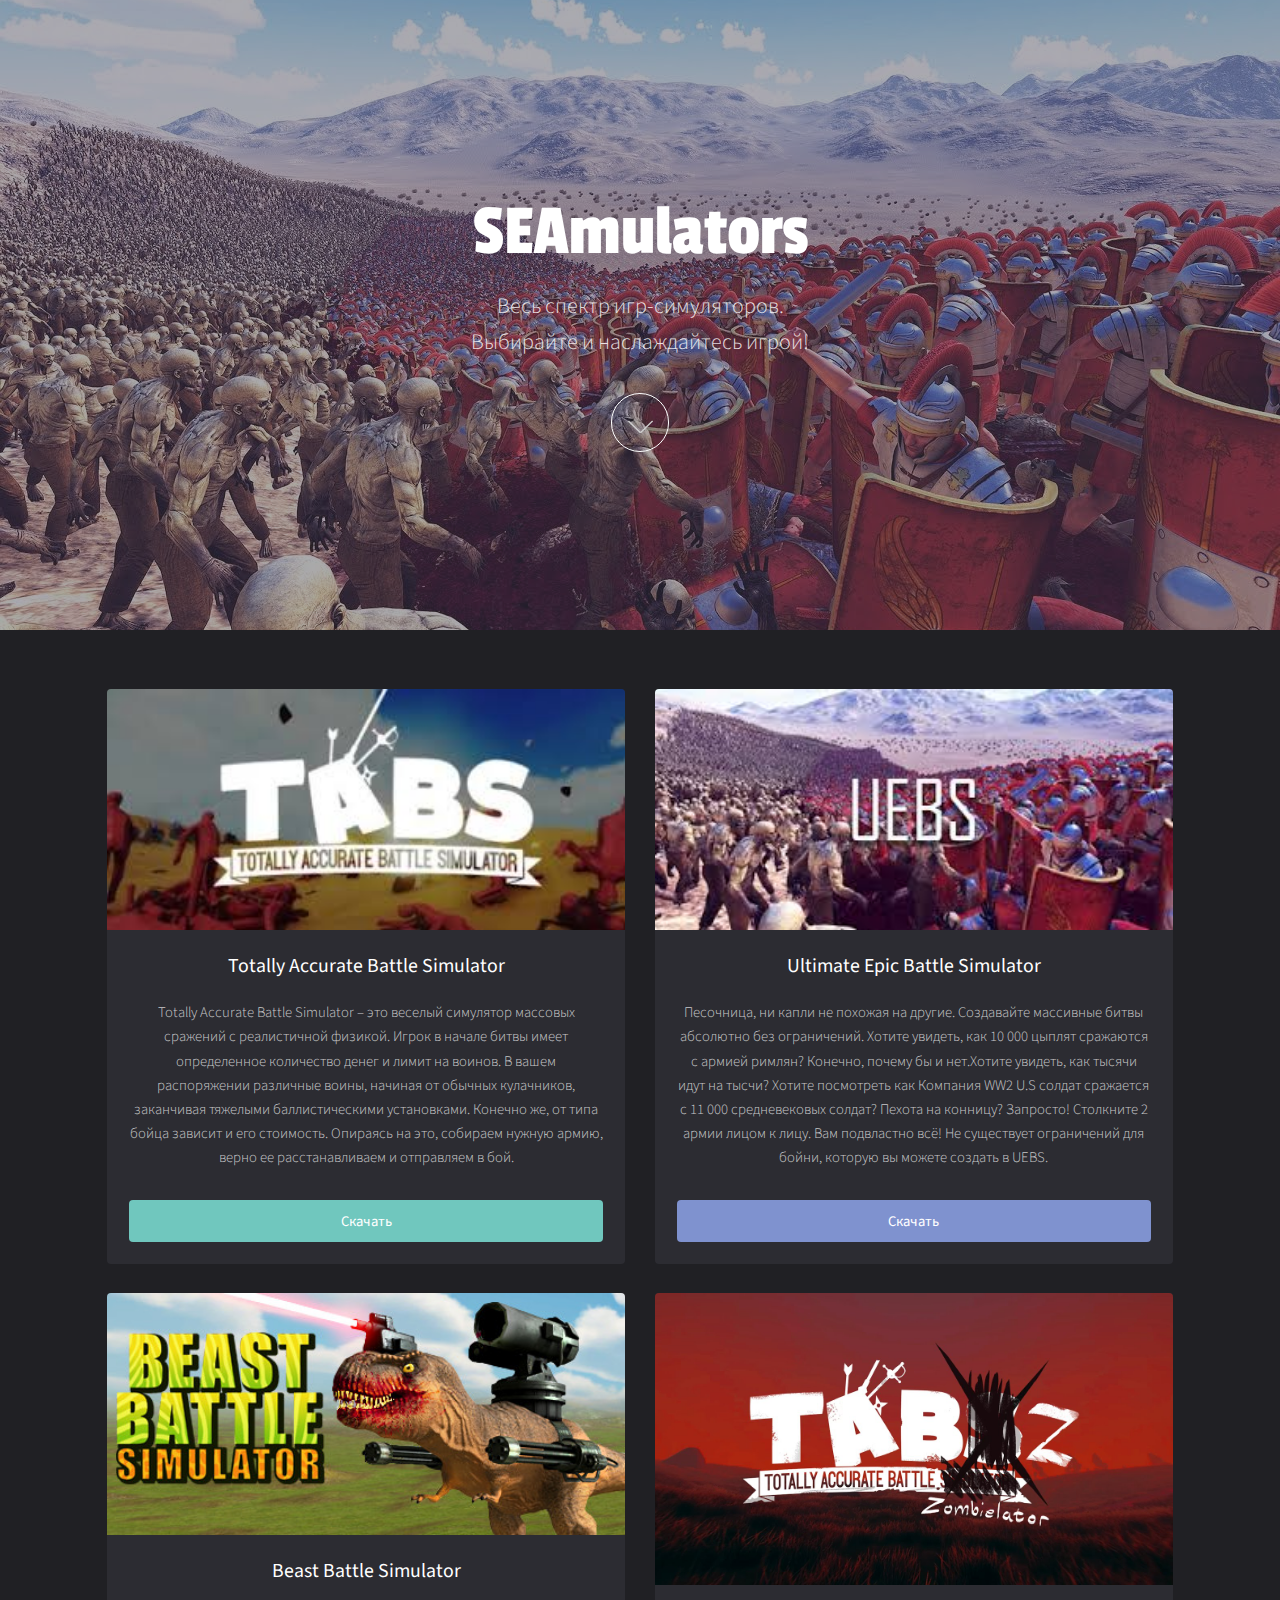
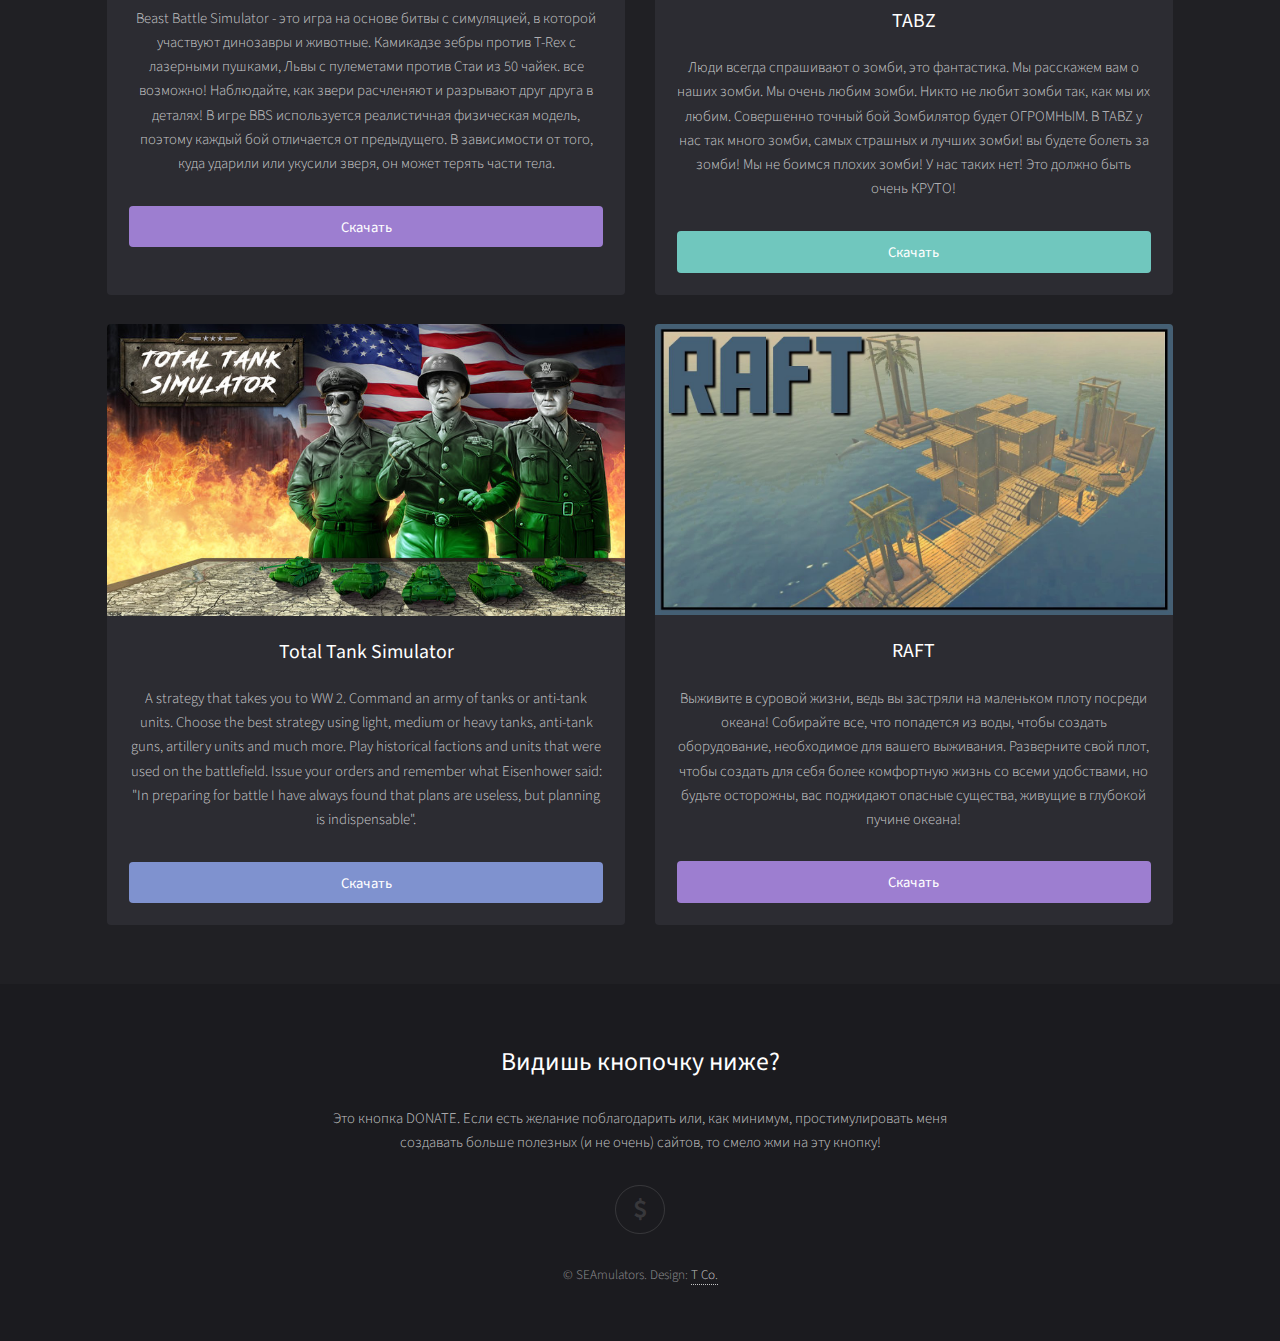
<file: index.html>
<!DOCTYPE HTML>
<html>
	<head>
		<title>Море симуляторов</title>
		<meta charset="utf-8" />
		<meta name="viewport" content="width=device-width, initial-scale=1" />
		<link rel="stylesheet" href="assets/css/main.css" />
	</head>
	<body id="top">

			<!-- Banner -->
			<!--
				To use a video as your background, set data-video to the name of your video without
				its extension (eg. images/banner). Your video must be available in both .mp4 and .webm
				formats to work correctly.
			-->
				<section id="banner" data-video="images/banner">
					<div class="inner">
						<header>
							<h1>SEAmulators</h1>
							<p>Весь спектр игр-симуляторов.<br />
							Выбирайте и наслаждайтесь игрой!</p>
						</header>
						<a href="#main" class="more">Больше </a>
					</div>
				</section>

			<!-- Main -->
				<div id="main">
					<div class="inner">

					<!-- Boxes -->
						<div class="thumbnails">

							<div class="box">
								<a href="https://youtu.be/2jhC92ZFCkI" class="image fit"><img src="images/pic01.jpg" alt="" /></a>
								<div class="inner">
									<h3>Totally Accurate Battle Simulator</h3>
									<p>Totally Accurate Battle Simulator – это веселый симулятор массовых сражений с реалистичной физикой. Игрок в начале битвы имеет определенное количество денег и лимит на воинов. В вашем распоряжении различные воины, начиная от обычных кулачников, заканчивая тяжелыми баллистическими установками. Конечно же, от типа бойца зависит и его стоимость. Опираясь на это, собираем нужную армию, верно ее расстанавливаем и отправляем в бой. </p>
									<a href="http://landfall.se/totally-accurate-battle-simulator/" class="button fit" target="_blank">Скачать</a>
								</div>
							</div>

							<div class="box">
								<a href="http://cdn.akamai.steamstatic.com/steam/apps/256686442/movie480.webm?t=1496472798" class="image fit"><img src="images/pic02.jpg" alt="" /></a>
								<div class="inner">
									<h3>Ultimate Epic Battle Simulator</h3>
									<p>Песочница, ни капли не похожая на другие. Создавайте массивные битвы абсолютно без ограничений. Хотите увидеть, как 10 000 цыплят сражаются с армией римлян? Конечно, почему бы и нет.Хотите увидеть, как тысячи идут на тысчи? Хотите посмотреть как Компания WW2 U.S солдат сражается с 11 000 средневековых солдат? Пехота на конницу? Запросто! Столкните 2 армии лицом к лицу. Вам подвластно всё! Не существует ограничений для бойни, которую вы можете создать в UEBS.</p>
									<a href="http://store.steampowered.com/app/616560/Ultimate_Epic_Battle_Simulator/" class="button style2 fit" target="_blank">Скачать</a>
								</div>
							</div>

							<div class="box">
								<a href="http://cdn.akamai.steamstatic.com/steam/apps/256692773/movie480.webm?t=1502691061" class="image fit"><img src="images/pic03.jpg" alt="" /></a>
								<div class="inner">
									<h3>Beast Battle Simulator</h3>
									<p>Beast Battle Simulator - это игра на основе битвы с симуляцией, в которой участвуют динозавры и животные. Камикадзе зебры против T-Rex с лазерными пушками, Львы с пулеметами против Стаи из 50 чайек. все возможно! Наблюдайте, как звери расчленяют и разрывают друг друга в деталях! В игре BBS используется реалистичная физическая модель, поэтому каждый бой отличается от предыдущего. В зависимости от того, куда ударили или укусили зверя, он может терять части тела.</p>
									<a href="http://store.steampowered.com/app/671620/Beast_Battle_Simulator/" class="button style3 fit" target="_blank">Скачать</a>
								</div>
							</div>

							<div class="box">
								<a href="https://youtu.be/kY5zsZGosAk" class="image fit"><img src="images/pic06.jpg" alt="" /></a>
								<div class="inner">
									<h3>TABZ</h3>
									<p>Люди всегда спрашивают о зомби, это фантастика. Мы расскажем вам о наших зомби. Мы очень любим зомби. Никто не любит зомби так, как мы их любим. Совершенно точный бой Зомбилятор будет ОГРОМНЫМ. В TABZ у нас  так много зомби, самых страшных и лучших зомби! вы будете болеть за зомби! Мы не боимся плохих зомби! У нас таких нет! Это должно быть очень КРУТО!</p>
									<a href="http://landfall.se/tabz/" class="button fit" target="_blank">Скачать</a>
								</div>
							</div>

							<div class="box">
								<a href="https://youtu.be/6yw-oPWmUQs" class="image fit"><img src="images/pic04.jpg" alt="" /></a>
								<div class="inner">
									<h3>Total Tank Simulator</h3>
									<p>A strategy that takes you to WW 2. Command an army of tanks or anti-tank units. Choose the best strategy using light, medium or heavy tanks, anti-tank guns, artillery units and much more. Play historical factions and units that were used on the battlefield. Issue your orders and remember what Eisenhower said: "In preparing for battle I have always found that plans are useless, but planning is indispensable".</p>
									<a href="http://www.noobzfrompoland.com/total-tank-simulator/" class="button style2 fit" target="_blank">Скачать</a>
								</div>
							</div>

							<div class="box">
								<a href="https://youtu.be/PejahlCaiX4" class="image fit"><img src="images/pic05.jpg" alt="" /></a>
								<div class="inner">
									<h3>RAFT</h3>
									<p>Выживите в суровой жизни, ведь вы застряли на маленьком плоту посреди океана! Собирайте все, что попадется из воды, чтобы создать оборудование, необходимое для вашего выживания. Разверните свой плот, чтобы создать для себя более комфортную жизнь со всеми удобствами, но будьте осторожны, вас поджидают опасные существа, живущие в глубокой пучине океана!</p>
									<a href="https://raft.itch.io/raft" class="button style3 fit" target="_blank">Скачать</a>
								</div>
							</div>						
						</div>

					</div>
				</div>

			<!-- Footer -->
				<footer id="footer">
					<div class="inner">
						<h2>Видишь кнопочку ниже?</h2>
						<p>Это кнопка DONATE. Если есть желание поблагодарить или, как минимум, простимулировать меня создавать больше полезных (и не очень) сайтов, то смело жми на эту кнопку! </p>

						<ul class="icons">
							<li><a href="readme.html" class="icon fa-usd"><span class="label">DONATE</span></a></li>
						</ul>
						<p class="copyright">&copy; SEAmulators. Design: <a href="https://vk.com/capitanc00k">T Co.</a>  </p>
					</div>
				</footer>

		<!-- Scripts -->
			<script src="assets/js/jquery.min.js"></script>
			<script src="assets/js/jquery.scrolly.min.js"></script>
			<script src="assets/js/jquery.poptrox.min.js"></script>
			<script src="assets/js/skel.min.js"></script>
			<script src="assets/js/util.js"></script>
			<script src="assets/js/main.js"></script>

	</body>
</html>
</file>
<file: assets/css/main.css>
@charset "UTF-8";
@import url(font-awesome.min.css);
@import url("https://fonts.googleapis.com/css?family=Source+Sans+Pro:300,400|Passion+One:400");

/*
	Full Motion by TEMPLATED
	templated.co @templatedco
	Released for free under the Creative Commons Attribution 3.0 license (templated.co/license)
*/

/* Reset */

	html, body, div, span, applet, object, iframe, h1, h2, h3, h4, h5, h6, p, blockquote, pre, a, abbr, acronym, address, big, cite, code, del, dfn, em, img, ins, kbd, q, s, samp, small, strike, strong, sub, sup, tt, var, b, u, i, center, dl, dt, dd, ol, ul, li, fieldset, form, label, legend, table, caption, tbody, tfoot, thead, tr, th, td, article, aside, canvas, details, embed, figure, figcaption, footer, header, hgroup, menu, nav, output, ruby, section, summary, time, mark, audio, video {
		margin: 0;
		padding: 0;
		border: 0;
		font-size: 100%;
		font: inherit;
		vertical-align: baseline;
	}

	article, aside, details, figcaption, figure, footer, header, hgroup, menu, nav, section {
		display: block;
	}

	body {
		line-height: 1;
	}

	ol, ul {
		list-style: none;
	}

	blockquote, q {
		quotes: none;
	}

	blockquote:before, blockquote:after, q:before, q:after {
		content: '';
		content: none;
	}

	table {
		border-collapse: collapse;
		border-spacing: 0;
	}

	body {
		-webkit-text-size-adjust: none;
	}

/* Box Model */

	*, *:before, *:after {
		-moz-box-sizing: border-box;
		-webkit-box-sizing: border-box;
		box-sizing: border-box;
	}

/* Basic */

	@-ms-viewport {
		width: device-width;
	}

	body {
		-ms-overflow-style: scrollbar;
	}

	@media screen and (max-width: 480px) {

		html, body {
			min-width: 320px;
		}

	}

	body {
		background: #202024;
	}

		body.is-loading *, body.is-loading *:before, body.is-loading *:after {
			-moz-animation: none !important;
			-webkit-animation: none !important;
			-ms-animation: none !important;
			animation: none !important;
			-moz-transition: none !important;
			-webkit-transition: none !important;
			-ms-transition: none !important;
			transition: none !important;
		}

/* Type */

	body, input, select, textarea {
		color: rgba(255, 255, 255, 0.75);
		font-family: "Source Sans Pro", sans-serif;
		font-size: 14pt;
		font-weight: 300;
		line-height: 1.65;
	}

		@media screen and (max-width: 1680px) {

			body, input, select, textarea {
				font-size: 11pt;
			}

		}

		@media screen and (max-width: 1280px) {

			body, input, select, textarea {
				font-size: 11pt;
			}

		}

		@media screen and (max-width: 980px) {

			body, input, select, textarea {
				font-size: 12pt;
			}

		}

		@media screen and (max-width: 736px) {

			body, input, select, textarea {
				font-size: 12pt;
			}

		}

		@media screen and (max-width: 480px) {

			body, input, select, textarea {
				font-size: 12pt;
			}

		}

	a {
		-moz-transition: background-color 0.2s ease-in-out, color 0.2s ease-in-out;
		-webkit-transition: background-color 0.2s ease-in-out, color 0.2s ease-in-out;
		-ms-transition: background-color 0.2s ease-in-out, color 0.2s ease-in-out;
		transition: background-color 0.2s ease-in-out, color 0.2s ease-in-out;
		color: rgba(255, 255, 255, 0.75);
		text-decoration: none;
		border-bottom: 1px dotted;
		outline: 0;
	}

		a:hover {
			color: #FFF;
			border: none;
		}

	strong, b {
		color: #fff;
		font-weight: 400;
	}

	em, i {
		font-style: italic;
	}

	p {
		margin: 0 0 2em 0;
	}

	h1, h2, h3, h4, h5, h6 {
		color: #fff;
		font-weight: 400;
		line-height: 1.5;
		margin: 0 0 1em 0;
	}

		h1 a, h2 a, h3 a, h4 a, h5 a, h6 a {
			color: inherit;
			text-decoration: none;
		}

	h2 {
		font-size: 1.75em;
	}

	h3 {
		font-size: 1.35em;
	}

	h4 {
		font-size: 1.1em;
	}

	h5 {
		font-size: 0.9em;
	}

	h6 {
		font-size: 0.7em;
	}

	sub {
		font-size: 0.8em;
		position: relative;
		top: 0.5em;
	}

	sup {
		font-size: 0.8em;
		position: relative;
		top: -0.5em;
	}

	blockquote {
		border-left: solid 4px rgba(144, 144, 144, 0.25);
		font-style: italic;
		margin: 0 0 2em 0;
		padding: 0.5em 0 0.5em 2em;
	}

	code {
		background: rgba(144, 144, 144, 0.075);
		border-radius: 4px;
		border: solid 1px rgba(144, 144, 144, 0.25);
		font-family: "Courier New", monospace;
		font-size: 0.9em;
		margin: 0 0.25em;
		padding: 0.25em 0.65em;
	}

	pre {
		-webkit-overflow-scrolling: touch;
		font-family: "Courier New", monospace;
		font-size: 0.9em;
		margin: 0 0 2em 0;
	}

		pre code {
			display: block;
			line-height: 1.75;
			padding: 1em 1.5em;
			overflow-x: auto;
		}

	hr {
		border: 0;
		border-bottom: solid 1px rgba(144, 144, 144, 0.25);
		margin: 2em 0;
	}

		hr.major {
			margin: 3em 0;
		}

	.align-left {
		text-align: left;
	}

	.align-center {
		text-align: center;
	}

	.align-right {
		text-align: right;
	}

/* Section/Article */

	section.special, article.special {
		text-align: center;
	}

	header p {
		color: rgba(255, 255, 255, 0.5);
		position: relative;
		margin: 0 0 1.5em 0;
	}

	header h2 + p {
		font-size: 1.25em;
		margin-top: -1em;
	}

	header h3 + p {
		font-size: 1.1em;
		margin-top: -0.8em;
	}

	header h4 + p,
	header h5 + p,
	header h6 + p {
		font-size: 0.9em;
		margin-top: -0.6em;
	}

/* Box */

	.thumbnails {
		display: -moz-flex;
		display: -webkit-flex;
		display: -ms-flex;
		display: flex;
		-moz-align-items: stretch;
		-webkit-align-items: stretch;
		-ms-align-items: stretch;
		align-items: stretch;
		-moz-justify-content: center;
		-webkit-justify-content: center;
		-ms-justify-content: center;
		justify-content: center;
		-moz-flex-wrap: wrap;
		-webkit-flex-wrap: wrap;
		-ms-flex-wrap: wrap;
		flex-wrap: wrap;
	}

		.thumbnails .box {
			margin: 0 1em 2em 1em;
			width: 30%;
		}

			@media screen and (max-width: 1280px) {

				.thumbnails .box {
					width: 45%;
				}

			}

			@media screen and (max-width: 736px) {

				.thumbnails .box {
					width: 100%;
				}

			}

/* Form */

	form {
		margin: 0 0 2em 0;
	}

	label {
		color: #fff;
		display: block;
		font-size: 0.9em;
		font-weight: 400;
		margin: 0 0 1em 0;
	}

	input[type="text"],
	input[type="password"],
	input[type="email"],
	input[type="tel"],
	select,
	textarea {
		-moz-appearance: none;
		-webkit-appearance: none;
		-ms-appearance: none;
		appearance: none;
		background: rgba(144, 144, 144, 0.075);
		border-radius: 4px;
		border: none;
		border: solid 1px rgba(144, 144, 144, 0.25);
		color: inherit;
		display: block;
		outline: 0;
		padding: 0 1em;
		text-decoration: none;
		width: 100%;
	}

		input[type="text"]:invalid,
		input[type="password"]:invalid,
		input[type="email"]:invalid,
		input[type="tel"]:invalid,
		select:invalid,
		textarea:invalid {
			box-shadow: none;
		}

		input[type="text"]:focus,
		input[type="password"]:focus,
		input[type="email"]:focus,
		input[type="tel"]:focus,
		select:focus,
		textarea:focus {
			border-color: #ff8686;
			box-shadow: 0 0 0 1px #ff8686;
		}

	.select-wrapper {
		text-decoration: none;
		display: block;
		position: relative;
	}

		.select-wrapper:before {
			content: "";
			-moz-osx-font-smoothing: grayscale;
			-webkit-font-smoothing: antialiased;
			font-family: FontAwesome;
			font-style: normal;
			font-weight: normal;
			text-transform: none !important;
		}

		.select-wrapper:before {
			color: rgba(144, 144, 144, 0.25);
			display: block;
			height: 2.75em;
			line-height: 2.75em;
			pointer-events: none;
			position: absolute;
			right: 0;
			text-align: center;
			top: 0;
			width: 2.75em;
		}

		.select-wrapper select::-ms-expand {
			display: none;
		}

	input[type="text"],
	input[type="password"],
	input[type="email"],
	select {
		height: 2.75em;
	}

	textarea {
		padding: 0.75em 1em;
	}

	input[type="checkbox"],
	input[type="radio"] {
		-moz-appearance: none;
		-webkit-appearance: none;
		-ms-appearance: none;
		appearance: none;
		display: block;
		float: left;
		margin-right: -2em;
		opacity: 0;
		width: 1em;
		z-index: -1;
	}

		input[type="checkbox"] + label,
		input[type="radio"] + label {
			text-decoration: none;
			color: rgba(255, 255, 255, 0.75);
			cursor: pointer;
			display: inline-block;
			font-size: 1em;
			font-weight: 300;
			padding-left: 2.4em;
			padding-right: 0.75em;
			position: relative;
		}

			input[type="checkbox"] + label:before,
			input[type="radio"] + label:before {
				-moz-osx-font-smoothing: grayscale;
				-webkit-font-smoothing: antialiased;
				font-family: FontAwesome;
				font-style: normal;
				font-weight: normal;
				text-transform: none !important;
			}

			input[type="checkbox"] + label:before,
			input[type="radio"] + label:before {
				background: rgba(144, 144, 144, 0.075);
				border-radius: 4px;
				border: solid 1px rgba(144, 144, 144, 0.25);
				content: '';
				display: inline-block;
				height: 1.65em;
				left: 0;
				line-height: 1.58125em;
				position: absolute;
				text-align: center;
				top: 0;
				width: 1.65em;
			}

		input[type="checkbox"]:checked + label:before,
		input[type="radio"]:checked + label:before {
			background: #ff8686;
			border-color: #ff8686;
			color: #ffffff;
			content: '\f00c';
		}

		input[type="checkbox"]:focus + label:before,
		input[type="radio"]:focus + label:before {
			border-color: #ff8686;
			box-shadow: 0 0 0 1px #ff8686;
		}

	input[type="checkbox"] + label:before {
		border-radius: 4px;
	}

	input[type="radio"] + label:before {
		border-radius: 100%;
	}

	::-webkit-input-placeholder {
		color: rgba(255, 255, 255, 0.5) !important;
		opacity: 1.0;
	}

	:-moz-placeholder {
		color: rgba(255, 255, 255, 0.5) !important;
		opacity: 1.0;
	}

	::-moz-placeholder {
		color: rgba(255, 255, 255, 0.5) !important;
		opacity: 1.0;
	}

	:-ms-input-placeholder {
		color: rgba(255, 255, 255, 0.5) !important;
		opacity: 1.0;
	}

	.formerize-placeholder {
		color: rgba(255, 255, 255, 0.5) !important;
		opacity: 1.0;
	}

/* Box */

	.box {
		border-radius: 4px;
		margin-bottom: 2em;
		background: #2c2c32;
		text-align: center;
	}

		.box > :last-child,
		.box > :last-child > :last-child,
		.box > :last-child > :last-child > :last-child {
			margin-bottom: 0;
		}

		.box .image.fit {
			margin: 0;
		}

		.box .image img {
			border-radius: 4px 4px 0 0;
		}

		.box .inner {
			padding: 1.5em;
			width: 100% !important;
		}

			
		.box.alt {
			border: 0;
			border-radius: 0;
			padding: 0;
		}

/* Icon */

	.icon {
		text-decoration: none;
		border-bottom: none;
		position: relative;
	}

		.icon:before {
			-moz-osx-font-smoothing: grayscale;
			-webkit-font-smoothing: antialiased;
			font-family: FontAwesome;
			font-style: normal;
			font-weight: normal;
			text-transform: none !important;
		}

		.icon > .label {
			display: none;
		}

/* Image */

	.image {
		border-radius: 4px;
		border: 0;
		display: inline-block;
		position: relative;
	}

		.image img {
			border-radius: 4px;
			display: block;
		}

		.image.left, .image.right {
			max-width: 40%;
		}

			.image.left img, .image.right img {
				width: 100%;
			}

		.image.left {
			float: left;
			padding: 0 1.5em 1em 0;
			top: 0.25em;
		}

		.image.right {
			float: right;
			padding: 0 0 1em 1.5em;
			top: 0.25em;
		}

		.image.fit {
			display: block;
			margin: 0 0 2em 0;
			width: 100%;
		}

			.image.fit img {
				width: 100%;
			}

		.image.main {
			display: block;
			margin: 0 0 3em 0;
			width: 100%;
		}

			.image.main img {
				width: 100%;
			}

/* List */

	ol {
		list-style: decimal;
		margin: 0 0 2em 0;
		padding-left: 1.25em;
	}

		ol li {
			padding-left: 0.25em;
		}

	ul {
		list-style: disc;
		margin: 0 0 2em 0;
		padding-left: 1em;
	}

		ul li {
			padding-left: 0.5em;
		}

		ul.alt {
			list-style: none;
			padding-left: 0;
		}

			ul.alt li {
				border-top: solid 1px rgba(144, 144, 144, 0.25);
				padding: 0.5em 0;
			}

				ul.alt li:first-child {
					border-top: 0;
					padding-top: 0;
				}

		ul.icons {
			cursor: default;
			list-style: none;
			padding-left: 0;
		}

			ul.icons li {
				display: inline-block;
				text-align: center;
				padding-left: 0;
				padding-right: 1em;
			}

				ul.icons li a {
					display: block;
					border-radius: 100%;
					margin: 0;
					padding: 0.5em;
					border: solid 1px rgba(144, 144, 144, 0.25);
					color: rgba(144, 144, 144, 0.25);
				}

					ul.icons li a:before {
						font-size: 1.5em;
						display: block;
						width: 1.5em;
						height: 1.5em;
						line-height: 1.5em;
					}

					ul.icons li a:hover {
						background-color: #202024;
						color: #FFF;
					}

				ul.icons li:last-child {
					padding-right: 0;
				}

		ul.actions {
			cursor: default;
			list-style: none;
			padding-left: 0;
		}

			ul.actions li {
				display: inline-block;
				padding: 0 1em 0 0;
				vertical-align: middle;
			}

				ul.actions li:last-child {
					padding-right: 0;
				}

			ul.actions.small li {
				padding: 0 0.5em 0 0;
			}

			ul.actions.vertical li {
				display: block;
				padding: 1em 0 0 0;
			}

				ul.actions.vertical li:first-child {
					padding-top: 0;
				}

				ul.actions.vertical li > * {
					margin-bottom: 0;
				}

			ul.actions.vertical.small li {
				padding: 0.5em 0 0 0;
			}

				ul.actions.vertical.small li:first-child {
					padding-top: 0;
				}

			ul.actions.fit {
				display: table;
				margin-left: -1em;
				padding: 0;
				table-layout: fixed;
				width: calc(100% + 1em);
			}

				ul.actions.fit li {
					display: table-cell;
					padding: 0 0 0 1em;
				}

					ul.actions.fit li > * {
						margin-bottom: 0;
					}

				ul.actions.fit.small {
					margin-left: -0.5em;
					width: calc(100% + 0.5em);
				}

					ul.actions.fit.small li {
						padding: 0 0 0 0.5em;
					}

			@media screen and (max-width: 480px) {

				ul.actions {
					margin: 0 0 2em 0;
				}

					ul.actions li {
						padding: 1em 0 0 0;
						display: block;
						text-align: center;
						width: 100%;
					}

						ul.actions li:first-child {
							padding-top: 0;
						}

						ul.actions li > * {
							width: 100%;
							margin: 0 !important;
						}

							ul.actions li > *.icon:before {
								margin-left: -2em;
							}

					ul.actions.small li {
						padding: 0.5em 0 0 0;
					}

						ul.actions.small li:first-child {
							padding-top: 0;
						}

			}

	dl {
		margin: 0 0 2em 0;
	}

		dl dt {
			display: block;
			font-weight: 400;
			margin: 0 0 1em 0;
		}

		dl dd {
			margin-left: 2em;
		}

/* Table */

	.table-wrapper {
		-webkit-overflow-scrolling: touch;
		overflow-x: auto;
	}

	table {
		margin: 0 0 2em 0;
		width: 100%;
	}

		table tbody tr {
			border: solid 1px rgba(144, 144, 144, 0.25);
			border-left: 0;
			border-right: 0;
		}

			table tbody tr:nth-child(2n + 1) {
				background-color: rgba(144, 144, 144, 0.075);
			}

		table td {
			padding: 0.75em 0.75em;
		}

		table th {
			color: #fff;
			font-size: 0.9em;
			font-weight: 400;
			padding: 0 0.75em 0.75em 0.75em;
			text-align: left;
		}

		table thead {
			border-bottom: solid 2px rgba(144, 144, 144, 0.25);
		}

		table tfoot {
			border-top: solid 2px rgba(144, 144, 144, 0.25);
		}

		table.alt {
			border-collapse: separate;
		}

			table.alt tbody tr td {
				border: solid 1px rgba(144, 144, 144, 0.25);
				border-left-width: 0;
				border-top-width: 0;
			}

				table.alt tbody tr td:first-child {
					border-left-width: 1px;
				}

			table.alt tbody tr:first-child td {
				border-top-width: 1px;
			}

			table.alt thead {
				border-bottom: 0;
			}

			table.alt tfoot {
				border-top: 0;
			}

/* Button */

	input[type="submit"],
	input[type="reset"],
	input[type="button"],
	button,
	.button {
		-moz-appearance: none;
		-webkit-appearance: none;
		-ms-appearance: none;
		appearance: none;
		-moz-transition: background-color 0.2s ease-in-out, color 0.2s ease-in-out;
		-webkit-transition: background-color 0.2s ease-in-out, color 0.2s ease-in-out;
		-ms-transition: background-color 0.2s ease-in-out, color 0.2s ease-in-out;
		transition: background-color 0.2s ease-in-out, color 0.2s ease-in-out;
		background-color: #70c7be;
		border-radius: 4px;
		border: 0;
		color: #ffffff !important;
		cursor: pointer;
		display: inline-block;
		font-weight: 400;
		height: 2.85em;
		line-height: 2.95em;
		padding: 0 1.5em;
		text-align: center;
		text-decoration: none;
		white-space: nowrap;
	}

		input[type="submit"]:hover,
		input[type="reset"]:hover,
		input[type="button"]:hover,
		button:hover,
		.button:hover {
			background-color: #82cec6;
		}

		input[type="submit"]:active,
		input[type="reset"]:active,
		input[type="button"]:active,
		button:active,
		.button:active {
			background-color: #5ec0b6;
		}

		input[type="submit"].icon,
		input[type="reset"].icon,
		input[type="button"].icon,
		button.icon,
		.button.icon {
			padding-left: 1.35em;
		}

			input[type="submit"].icon:before,
			input[type="reset"].icon:before,
			input[type="button"].icon:before,
			button.icon:before,
			.button.icon:before {
				margin-right: 0.5em;
			}

		input[type="submit"].fit,
		input[type="reset"].fit,
		input[type="button"].fit,
		button.fit,
		.button.fit {
			display: block;
			margin: 0 0 1em 0;
			width: 100%;
		}

		input[type="submit"].small,
		input[type="reset"].small,
		input[type="button"].small,
		button.small,
		.button.small {
			font-size: 0.8em;
		}

		input[type="submit"].big,
		input[type="reset"].big,
		input[type="button"].big,
		button.big,
		.button.big {
			font-size: 1.35em;
		}

		input[type="submit"].disabled, input[type="submit"]:disabled,
		input[type="reset"].disabled,
		input[type="reset"]:disabled,
		input[type="button"].disabled,
		input[type="button"]:disabled,
		button.disabled,
		button:disabled,
		.button.disabled,
		.button:disabled {
			background-color: rgba(255, 255, 255, 0.75) !important;
			box-shadow: inset 0 -0.15em 0 0 rgba(0, 0, 0, 0.15);
			color: #202024 !important;
			cursor: default;
			opacity: 0.25;
		}

		input[type="submit"].style2,
		input[type="reset"].style2,
		input[type="button"].style2,
		button.style2,
		.button.style2 {
			background-color: #7f92cf;
		}

			input[type="submit"].style2:hover,
			input[type="reset"].style2:hover,
			input[type="button"].style2:hover,
			button.style2:hover,
			.button.style2:hover {
				background-color: #92a2d6;
			}

			input[type="submit"].style2:active,
			input[type="reset"].style2:active,
			input[type="button"].style2:active,
			button.style2:active,
			.button.style2:active {
				background-color: #6c82c8;
			}

		input[type="submit"].style3,
		input[type="reset"].style3,
		input[type="button"].style3,
		button.style3,
		.button.style3 {
			background-color: #9d7ed0;
		}

			input[type="submit"].style3:hover,
			input[type="reset"].style3:hover,
			input[type="button"].style3:hover,
			button.style3:hover,
			.button.style3:hover {
				background-color: #ab91d7;
			}

			input[type="submit"].style3:active,
			input[type="reset"].style3:active,
			input[type="button"].style3:active,
			button.style3:active,
			.button.style3:active {
				background-color: #8f6bc9;
			}

		@media screen and (max-width: 480px) {

			input[type="submit"],
			input[type="reset"],
			input[type="button"],
			button,
			.button {
				padding: 0;
			}

		}

/* Poptrox */

	.poptrox-popup {
		-moz-box-sizing: content-box;
		-webkit-box-sizing: content-box;
		-ms-box-sizing: content-box;
		box-sizing: content-box;
		background: #000;
		box-shadow: 0 0.5em 3em 0 rgba(0, 0, 0, 0.25);
		border-radius: 4px;
		padding: 2em;
		overflow: hidden;
	}

		.poptrox-popup .closer {
			-moz-transition: opacity 0.2s ease-in-out;
			-webkit-transition: opacity 0.2s ease-in-out;
			-ms-transition: opacity 0.2s ease-in-out;
			transition: opacity 0.2s ease-in-out;
			text-decoration: none;
			position: absolute;
			top: .5em;
			right: .5em;
			z-index: 11000;
			-webkit-tap-highlight-color: rgba(255, 255, 255, 0);
			white-space: nowrap;
			text-indent: 2em;
			overflow: hidden;
			width: 2em;
			height: 2em;
			display: block;
		}

			.poptrox-popup .closer:before {
				content: "\f00d";
				-moz-osx-font-smoothing: grayscale;
				-webkit-font-smoothing: antialiased;
				font-family: FontAwesome;
				font-style: normal;
				font-weight: normal;
				text-transform: none !important;
				display: block;
				position: relative;
				text-indent: 0;
				border-radius: 100%;
				box-shadow: inset 0 0 0 1px rgba(255, 255, 255, 0.25);
				color: #ffffff !important;
				width: 2em;
				height: 2em;
				line-height: 2em;
			}

		.poptrox-popup:hover .closer {
			opacity: 0.5;
		}

		.poptrox-popup:hover .closer:hover {
			opacity: 1.0;
		}

		@media screen and (max-width: 736px) {

			.poptrox-popup {
				padding: 0;
			}

				.poptrox-popup .closer {
					display: none !important;
				}

		}
/*Donate*/
	.donate {
position: absolute;
height: 300px;
width: 900px;
top: 500px;
margin-left: auto;
margin-right: auto;
}
/* Banner */

	#banner {
		-moz-align-items: center;
		-webkit-align-items: center;
		-ms-align-items: center;
		align-items: center;
		display: -moz-flex;
		display: -webkit-flex;
		display: -ms-flex;
		display: flex;
		-moz-justify-content: center;
		-webkit-justify-content: center;
		-ms-justify-content: center;
		justify-content: center;
		padding: 8em 4em 6em 4em;
		min-height: 70vh;
		background-image: url("../../images/banner.jpg");
		background-position: center;
		background-size: cover;
		background-repeat: no-repeat;
		border-top: 0;
		position: relative;
		text-align: center;
		overflow: hidden;
	}

		#banner .inner {
			text-align: center;
			position: relative;
			z-index: 2;
		}

		#banner h1 {
			color: #fff;
			font-size: 5em;
			font-weight: 400;
			font-family: 'Passion One', cursive;
			margin: 0;
		}

			@media screen and (max-width: 980px) {

				#banner h1 {
					font-size: 5em;
				}

			}

			@media screen and (max-width: 736px) {

				#banner h1 {
					font-size: 3em;
				}

			}

		#banner p {
			color: rgba(255, 255, 255, 0.85);
			font-size: 1.5em;
			font-weight: 300;
		}

			@media screen and (max-width: 980px) {

				#banner p {
					font-size: 1.5em;
				}

			}

			@media screen and (max-width: 480px) {

				#banner p {
					font-size: 1.25em;
				}

			}

		#banner a {
			color: rgba(255, 255, 255, 0.75);
			text-decoration: none;
			border-bottom: 1px dotted;
		}

			#banner a:hover {
				color: #FFF;
				border: none;
			}

		#banner .more {
			background-image: url("images/arrow.svg");
			background-position: center 1.35em;
			background-repeat: no-repeat;
			background-size: auto;
			border: 1px solid #fff;
			border-radius: 100%;
			color: rgba(255, 255, 255, 0.75);
			display: block;
			height: 4em;
			text-indent: 4em;
			overflow: hidden;
			white-space: nowrap;
			width: 4em;
			z-index: 2;
			margin: 0 auto 2em auto;
		}

			#banner .more:hover {
				background-color: rgba(255, 255, 255, 0.05);
				border: 1px solid #fff;
				color: #FFF;
			}

		#banner video {
			-moz-transform: translateX(50%) translateY(50%);
			-webkit-transform: translateX(50%) translateY(50%);
			-ms-transform: translateX(50%) translateY(50%);
			transform: translateX(50%) translateY(50%);
			position: absolute;
			bottom: 50%;
			right: 50%;
			width: auto;
			height: auto;
			min-width: 100%;
			min-height: 100%;
			overflow: hidden;
		}

		#banner:before {
			-moz-transition: opacity 3s ease;
			-webkit-transition: opacity 3s ease;
			-ms-transition: opacity 3s ease;
			transition: opacity 3s ease;
			-moz-transition-delay: 1s;
			-webkit-transition-delay: 1s;
			-ms-transition-delay: 1s;
			transition-delay: 1s;
			content: '';
			background-color: #42424f;
			display: block;
			height: 100%;
			left: 0;
			opacity: 0.45;
			position: absolute;
			top: 0;
			width: 100%;
			z-index: 1;
		}

		@media screen and (max-width: 1280px) {

			#banner video {
				display: none;
			}

		}

		@media screen and (max-width: 980px) {

			#banner br {
				display: none;
			}

		}

		@media screen and (max-width: 736px) {

			#banner {
				min-height: 0;
				padding: 6em 2em 4em 2em;
			}

				#banner br {
					display: none;
				}

		}

		body.is-loading #banner:before {
			opacity: 1;
		}

/* Main */

	#main {
		padding: 4em 0 2em 0;
	}

		@media screen and (max-width: 736px) {

			#main {
				padding: 3em 0 1em 0;
			}

		}

		#main .inner {
			width: 90%;
			max-width: 80em;
			margin: 0 auto;
		}

			@media screen and (max-width: 480px) {

				#main .inner {
					width: 95%;
				}

			}

/* Footer */

	#footer {
		padding: 4em 0 2em 0;
		background-color: #1b1b1f;
		text-align: center;
	}

		#footer .inner {
			width: 50%;
			margin: 0 auto;
		}

			@media screen and (max-width: 980px) {

				#footer .inner {
					width: 75%;
				}

			}

			@media screen and (max-width: 480px) {

				#footer .inner {
					width: 90%;
				}

			}

		#footer .copyright {
			color: rgba(255, 255, 255, 0.5);
			font-size: 0.9em;
			margin: 0 0 2em 0;
			padding: 0;
			text-align: center;
		}

		@media screen and (max-width: 736px) {

			#footer {
				padding: 3em 0 1em 0;
			}

		}
</file>
